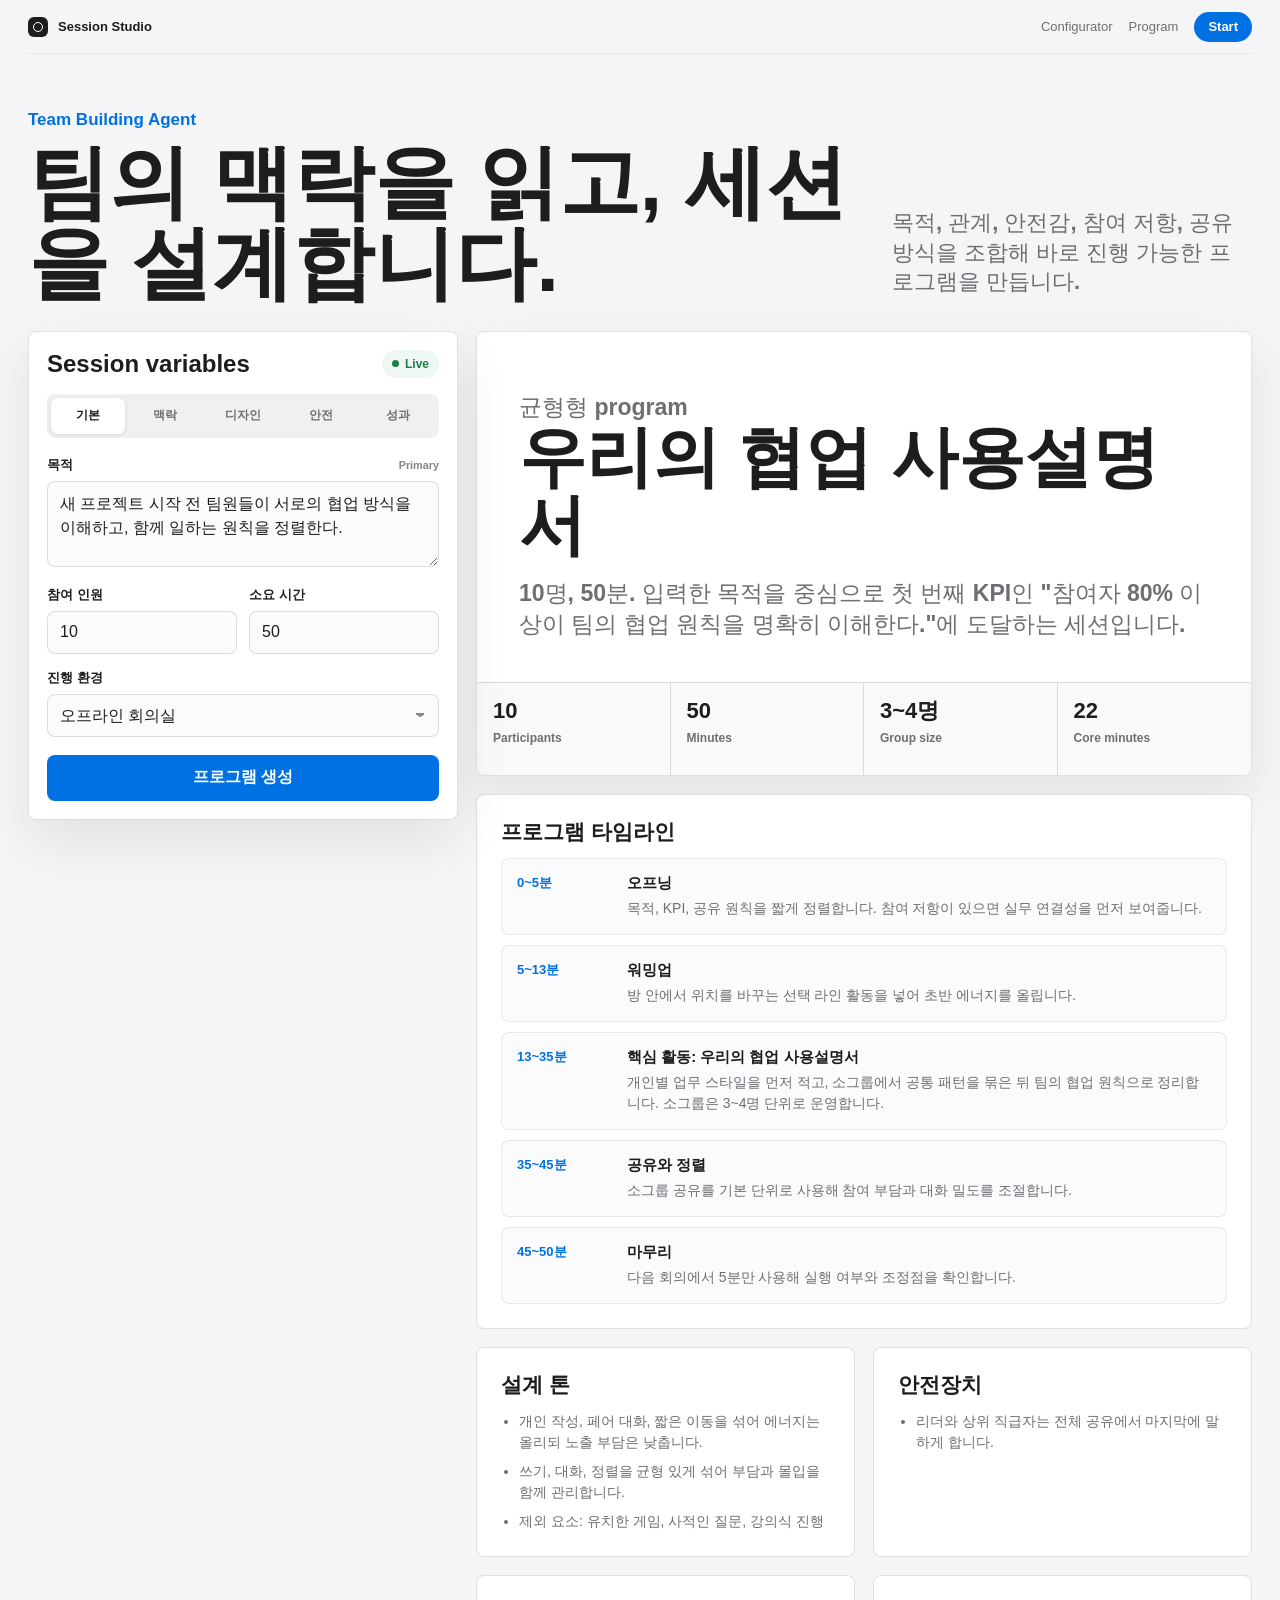
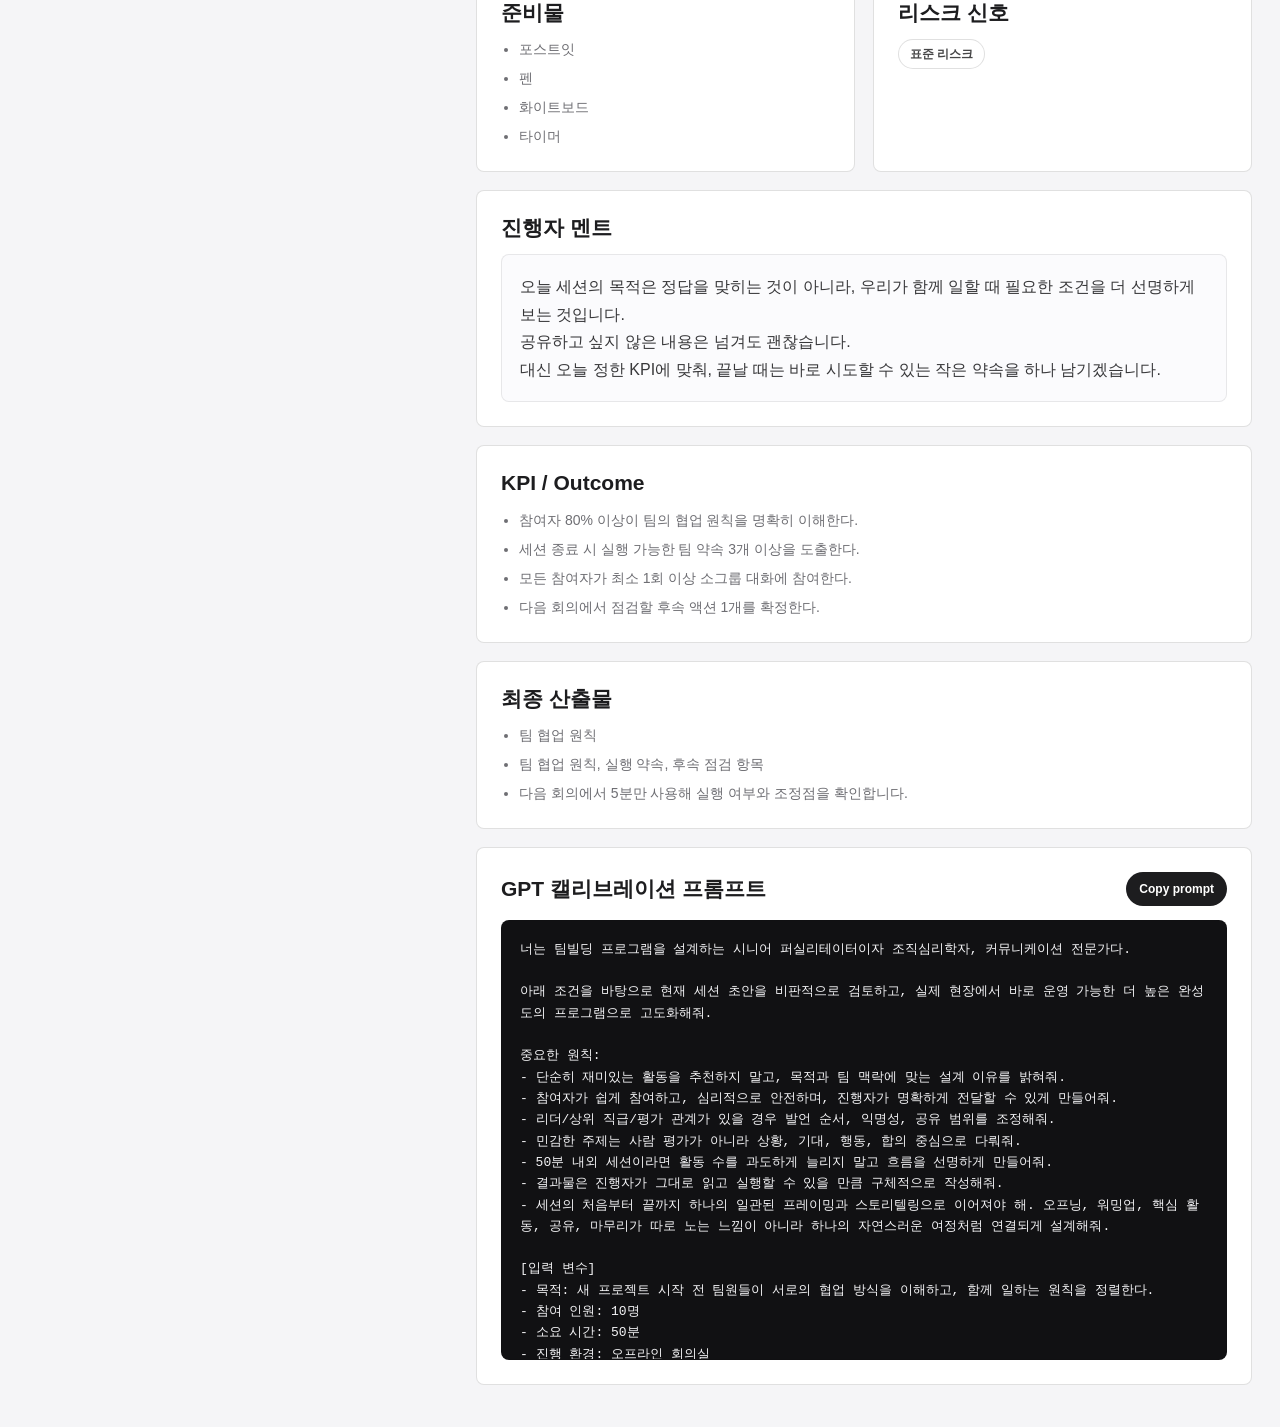
<file: team_building_agent_prototype.html>
<!doctype html>
<html lang="ko">
<head>
  <meta charset="utf-8">
  <meta name="viewport" content="width=device-width, initial-scale=1">
  <title>Session Studio</title>
  <style>
    :root {
      --bg: #f5f5f7;
      --surface: #ffffff;
      --surface-2: #fbfbfd;
      --ink: #1d1d1f;
      --muted: #6e6e73;
      --quiet: #86868b;
      --line: rgba(0, 0, 0, 0.12);
      --line-strong: rgba(0, 0, 0, 0.18);
      --blue: #0071e3;
      --blue-dark: #005bb8;
      --green: #1d7f48;
      --orange: #b35b00;
      --shadow: 0 22px 55px rgba(0, 0, 0, 0.08);
      --radius: 8px;
    }

    * {
      box-sizing: border-box;
    }

    html {
      scroll-behavior: smooth;
    }

    body {
      margin: 0;
      color: var(--ink);
      background: var(--bg);
      font-family: -apple-system, BlinkMacSystemFont, "SF Pro Display", "SF Pro Text", "Segoe UI", sans-serif;
      letter-spacing: 0;
    }

    button,
    input,
    select,
    textarea {
      font: inherit;
      letter-spacing: 0;
    }

    button {
      border: 0;
      cursor: pointer;
    }

    .page {
      width: min(1480px, 100%);
      margin: 0 auto;
      padding: 0 28px 42px;
    }

    .topbar {
      position: sticky;
      top: 0;
      z-index: 20;
      height: 54px;
      display: flex;
      align-items: center;
      justify-content: space-between;
      background: rgba(245, 245, 247, 0.78);
      border-bottom: 1px solid rgba(0, 0, 0, 0.06);
      backdrop-filter: blur(18px);
      -webkit-backdrop-filter: blur(18px);
    }

    .brand {
      display: flex;
      align-items: center;
      gap: 10px;
      font-size: 13px;
      font-weight: 700;
    }

    .brand-mark {
      width: 20px;
      height: 20px;
      border-radius: 6px;
      background: #1d1d1f;
      position: relative;
    }

    .brand-mark::after {
      content: "";
      position: absolute;
      inset: 5px;
      border: 1.5px solid #ffffff;
      border-radius: 50%;
    }

    .top-actions {
      display: flex;
      align-items: center;
      gap: 16px;
      color: var(--muted);
      font-size: 13px;
    }

    .top-actions a {
      color: var(--muted);
      text-decoration: none;
    }

    .top-actions .mini-cta {
      min-height: 30px;
      padding: 0 14px;
      border-radius: 999px;
      color: #ffffff;
      background: var(--blue);
      font-weight: 700;
      text-decoration: none;
      display: inline-flex;
      align-items: center;
    }

    .hero {
      display: grid;
      grid-template-columns: minmax(0, 1fr) 360px;
      gap: 28px;
      align-items: end;
      padding: 56px 0 26px;
    }

    .hero-kicker {
      margin: 0 0 12px;
      color: var(--blue);
      font-size: 17px;
      font-weight: 750;
    }

    .hero h1 {
      margin: 0;
      max-width: 900px;
      font-size: clamp(44px, 6.3vw, 88px);
      line-height: 1.01;
      font-weight: 780;
      letter-spacing: 0;
    }

    .hero-copy {
      margin: 0 0 8px;
      color: var(--muted);
      font-size: 22px;
      line-height: 1.34;
      font-weight: 560;
    }

    .product {
      display: grid;
      grid-template-columns: minmax(360px, 430px) minmax(0, 1fr);
      gap: 18px;
      align-items: start;
    }

    .config,
    .preview,
    .section {
      border: 1px solid var(--line);
      border-radius: var(--radius);
      background: var(--surface);
      box-shadow: var(--shadow);
    }

    .config {
      position: sticky;
      top: 72px;
      max-height: calc(100vh - 92px);
      overflow: auto;
      padding: 18px;
    }

    .config-title {
      display: flex;
      align-items: flex-start;
      justify-content: space-between;
      gap: 14px;
      margin-bottom: 16px;
    }

    .config-title h2,
    .preview h2,
    .section h3 {
      margin: 0;
      letter-spacing: 0;
    }

    .config-title h2 {
      font-size: 24px;
      line-height: 1.15;
      font-weight: 760;
    }

    .status-pill {
      flex: 0 0 auto;
      display: inline-flex;
      align-items: center;
      gap: 6px;
      min-height: 28px;
      padding: 0 10px;
      border-radius: 999px;
      background: #eef7f2;
      color: var(--green);
      font-size: 12px;
      font-weight: 750;
    }

    .status-dot {
      width: 7px;
      height: 7px;
      border-radius: 50%;
      background: currentColor;
    }

    .tabs {
      display: grid;
      grid-template-columns: repeat(5, 1fr);
      gap: 4px;
      padding: 4px;
      margin-bottom: 18px;
      border-radius: var(--radius);
      background: #f0f0f2;
    }

    .tab {
      min-height: 36px;
      border-radius: 7px;
      color: var(--muted);
      background: transparent;
      font-size: 12px;
      font-weight: 750;
    }

    .tab[aria-selected="true"] {
      color: var(--ink);
      background: #ffffff;
      box-shadow: 0 1px 4px rgba(0, 0, 0, 0.10);
    }

    .panel {
      display: none;
    }

    .panel.active {
      display: block;
    }

    .field {
      margin-bottom: 15px;
    }

    label {
      display: flex;
      align-items: baseline;
      justify-content: space-between;
      gap: 14px;
      margin-bottom: 7px;
      color: var(--ink);
      font-size: 13px;
      font-weight: 750;
    }

    label small {
      color: var(--quiet);
      font-weight: 650;
    }

    input,
    select,
    textarea {
      width: 100%;
      min-height: 43px;
      border: 1px solid var(--line);
      border-radius: var(--radius);
      outline: none;
      color: var(--ink);
      background: var(--surface-2);
      padding: 10px 12px;
      transition: background 0.16s ease, border-color 0.16s ease, box-shadow 0.16s ease;
    }

    select {
      appearance: none;
      background-image:
        linear-gradient(45deg, transparent 50%, var(--quiet) 50%),
        linear-gradient(135deg, var(--quiet) 50%, transparent 50%);
      background-position:
        calc(100% - 18px) 18px,
        calc(100% - 13px) 18px;
      background-repeat: no-repeat;
      background-size: 5px 5px;
      padding-right: 34px;
    }

    textarea {
      min-height: 86px;
      resize: vertical;
      line-height: 1.5;
    }

    input:focus,
    select:focus,
    textarea:focus {
      border-color: rgba(0, 113, 227, 0.82);
      background: #ffffff;
      box-shadow: 0 0 0 4px rgba(0, 113, 227, 0.13);
    }

    .row {
      display: grid;
      grid-template-columns: 1fr 1fr;
      gap: 12px;
    }

    .custom-row,
    .kpi-row {
      display: grid;
      grid-template-columns: minmax(0, 1fr) minmax(0, 1.15fr) 42px;
      gap: 8px;
      margin-bottom: 8px;
      align-items: center;
    }

    .kpi-row {
      grid-template-columns: minmax(0, 1fr) 42px;
    }

    .icon-button {
      width: 42px;
      height: 42px;
      border-radius: var(--radius);
      color: var(--muted);
      background: #eeeeef;
      font-size: 18px;
      line-height: 1;
    }

    .button-row {
      display: grid;
      grid-template-columns: 1fr;
      gap: 10px;
      margin-top: 18px;
    }

    .primary-button,
    .secondary-button {
      width: 100%;
      min-height: 46px;
      border-radius: var(--radius);
      font-weight: 760;
      transition: transform 0.16s ease, background 0.16s ease, border-color 0.16s ease;
    }

    .primary-button {
      color: #ffffff;
      background: var(--blue);
    }

    .primary-button:hover {
      background: var(--blue-dark);
      transform: translateY(-1px);
    }

    .secondary-button {
      color: var(--blue);
      background: #ffffff;
      border: 1px solid rgba(0, 113, 227, 0.26);
    }

    .secondary-button:hover,
    .icon-button:hover {
      background: rgba(0, 113, 227, 0.08);
      transform: translateY(-1px);
    }

    .output {
      min-width: 0;
    }

    .preview {
      overflow: hidden;
      margin-bottom: 18px;
    }

    .preview-main {
      padding: 42px;
      min-height: 340px;
      display: grid;
      align-content: center;
      background: #ffffff;
    }

    .preview-label {
      margin: 0 0 12px;
      color: var(--blue);
      font-size: 15px;
      font-weight: 760;
    }

    .preview h2 {
      max-width: 880px;
      font-size: clamp(40px, 5.2vw, 76px);
      line-height: 1.03;
      font-weight: 790;
    }

    .preview p {
      margin: 18px 0 0;
      max-width: 780px;
      color: var(--muted);
      font-size: clamp(19px, 1.8vw, 26px);
      line-height: 1.34;
      font-weight: 560;
    }

    .preview-footer {
      display: grid;
      grid-template-columns: repeat(4, minmax(0, 1fr));
      border-top: 1px solid var(--line);
      background: #f9f9fb;
    }

    .metric {
      min-height: 92px;
      padding: 16px;
      border-right: 1px solid var(--line);
    }

    .metric:last-child {
      border-right: 0;
    }

    .metric strong {
      display: block;
      margin-bottom: 5px;
      color: var(--ink);
      font-size: 22px;
      line-height: 1.1;
    }

    .metric span {
      color: var(--muted);
      font-size: 12px;
      font-weight: 700;
    }

    .section-grid {
      display: grid;
      grid-template-columns: repeat(2, minmax(0, 1fr));
      gap: 18px;
    }

    .section {
      box-shadow: none;
      padding: 24px;
    }

    .section.wide {
      grid-column: 1 / -1;
    }

    .section h3 {
      margin-bottom: 14px;
      font-size: 21px;
      line-height: 1.2;
      font-weight: 760;
    }

    .timeline {
      display: grid;
      gap: 10px;
    }

    .slot {
      display: grid;
      grid-template-columns: 96px minmax(0, 1fr);
      gap: 14px;
      padding: 15px;
      border: 1px solid rgba(0, 0, 0, 0.08);
      border-radius: var(--radius);
      background: var(--surface-2);
    }

    .time {
      color: var(--blue);
      font-size: 13px;
      font-weight: 820;
      white-space: nowrap;
    }

    .slot strong {
      display: block;
      margin-bottom: 5px;
      font-size: 15px;
    }

    .slot span,
    li {
      color: var(--muted);
      font-size: 14px;
      line-height: 1.5;
    }

    ul {
      margin: 0;
      padding-left: 18px;
    }

    li + li {
      margin-top: 8px;
    }

    .script {
      padding: 18px;
      border: 1px solid rgba(0, 0, 0, 0.08);
      border-radius: var(--radius);
      background: var(--surface-2);
      color: rgba(29, 29, 31, 0.88);
      line-height: 1.72;
      white-space: pre-line;
    }

    .prompt-card {
      display: grid;
      gap: 14px;
    }

    .prompt-head {
      display: flex;
      align-items: center;
      justify-content: space-between;
      gap: 14px;
    }

    .prompt-head h3 {
      margin-bottom: 0;
    }

    .copy-button {
      flex: 0 0 auto;
      min-height: 34px;
      padding: 0 13px;
      border-radius: 999px;
      color: #ffffff;
      background: var(--ink);
      font-size: 12px;
      font-weight: 760;
    }

    .copy-button:hover {
      background: #3a3a3c;
    }

    .prompt-box {
      max-height: 440px;
      overflow: auto;
      margin: 0;
      padding: 18px;
      border: 1px solid rgba(0, 0, 0, 0.08);
      border-radius: var(--radius);
      background: #111113;
      color: #f5f5f7;
      font-family: ui-monospace, SFMono-Regular, Menlo, Consolas, monospace;
      font-size: 13px;
      line-height: 1.64;
      white-space: pre-wrap;
    }

    .badge-line {
      display: flex;
      flex-wrap: wrap;
      gap: 8px;
    }

    .tag {
      display: inline-flex;
      align-items: center;
      min-height: 30px;
      padding: 0 11px;
      border: 1px solid var(--line);
      border-radius: 999px;
      background: #ffffff;
      color: rgba(29, 29, 31, 0.82);
      font-size: 12px;
      font-weight: 760;
    }

    .risk {
      color: var(--orange);
    }

    @media (max-width: 1080px) {
      .hero,
      .product {
        grid-template-columns: 1fr;
      }

      .hero {
        padding-top: 38px;
      }

      .config {
        position: relative;
        top: auto;
        max-height: none;
      }
    }

    @media (max-width: 740px) {
      .page {
        padding: 0 16px 28px;
      }

      .top-actions a:not(.mini-cta) {
        display: none;
      }

      .hero {
        gap: 14px;
        padding: 30px 0 18px;
      }

      .hero h1 {
        font-size: 44px;
      }

      .hero-copy {
        font-size: 19px;
      }

      .tabs {
        grid-template-columns: repeat(3, 1fr);
      }

      .row,
      .custom-row,
      .section-grid,
      .slot,
      .preview-footer {
        grid-template-columns: 1fr;
      }

      .preview-main {
        padding: 28px 22px;
        min-height: 280px;
      }

      .metric {
        border-right: 0;
        border-bottom: 1px solid var(--line);
      }

      .metric:last-child {
        border-bottom: 0;
      }

      .prompt-head {
        align-items: flex-start;
        flex-direction: column;
      }
    }
  </style>
</head>
<body>
  <main class="page">
    <nav class="topbar" aria-label="상단 탐색">
      <div class="brand">
        <span class="brand-mark" aria-hidden="true"></span>
        <span>Session Studio</span>
      </div>
      <div class="top-actions">
        <a href="#product">Configurator</a>
        <a href="#outputView">Program</a>
        <a class="mini-cta" href="#product">Start</a>
      </div>
    </nav>

    <header class="hero">
      <div>
        <p class="hero-kicker">Team Building Agent</p>
        <h1>팀의 맥락을 읽고, 세션을 설계합니다.</h1>
      </div>
      <p class="hero-copy">목적, 관계, 안전감, 참여 저항, 공유 방식을 조합해 바로 진행 가능한 프로그램을 만듭니다.</p>
    </header>

    <section class="product" id="product" aria-label="세션 생성기">
      <aside class="config">
        <div class="config-title">
          <h2>Session variables</h2>
          <span class="status-pill"><span class="status-dot"></span>Live</span>
        </div>

        <div class="tabs" role="tablist" aria-label="변수 카테고리">
          <button class="tab" type="button" role="tab" aria-selected="true" data-tab="basic">기본</button>
          <button class="tab" type="button" role="tab" aria-selected="false" data-tab="context">맥락</button>
          <button class="tab" type="button" role="tab" aria-selected="false" data-tab="design">디자인</button>
          <button class="tab" type="button" role="tab" aria-selected="false" data-tab="safety">안전</button>
          <button class="tab" type="button" role="tab" aria-selected="false" data-tab="outcome">성과</button>
        </div>

        <form id="sessionForm">
          <section class="panel active" data-panel="basic">
            <div class="field">
              <label for="goal">목적 <small>Primary</small></label>
              <textarea id="goal">새 프로젝트 시작 전 팀원들이 서로의 협업 방식을 이해하고, 함께 일하는 원칙을 정렬한다.</textarea>
            </div>

            <div class="row">
              <div class="field">
                <label for="people">참여 인원</label>
                <input id="people" type="number" min="3" max="60" value="10">
              </div>
              <div class="field">
                <label for="duration">소요 시간</label>
                <input id="duration" type="number" min="20" max="180" value="50">
              </div>
            </div>

            <div class="field">
              <label for="place">진행 환경</label>
              <select id="place">
                <option>오프라인 회의실</option>
                <option>온라인</option>
                <option>하이브리드</option>
                <option>넓은 워크숍 공간</option>
              </select>
            </div>
          </section>

          <section class="panel" data-panel="context">
            <div class="field">
              <label for="relationship">참여자 관계</label>
              <select id="relationship">
                <option>어느 정도 아는 사이</option>
                <option>처음 만남</option>
                <option>오래 함께 일한 팀</option>
                <option>부서가 섞여 있음</option>
                <option>직급이 섞여 있음</option>
                <option>갈등이나 거리감이 있음</option>
              </select>
            </div>

            <div class="field">
              <label for="teamStage">팀 발달 단계</label>
              <select id="teamStage">
                <option>역할과 관계를 맞추는 중</option>
                <option>새로 형성됨</option>
                <option>갈등이나 긴장이 있음</option>
                <option>운영은 안정적이나 개선이 필요함</option>
                <option>성과는 좋지만 리프레시가 필요함</option>
              </select>
            </div>

            <div class="row">
              <div class="field">
                <label for="safetyLevel">심리적 안전감</label>
                <select id="safetyLevel">
                  <option>보통</option>
                  <option>낮음</option>
                  <option>높음</option>
                  <option>잘 모르겠음</option>
                </select>
              </div>
              <div class="field">
                <label for="resistance">참여 저항</label>
                <select id="resistance">
                  <option>약간 있음</option>
                  <option>낮음</option>
                  <option>높음</option>
                  <option>잘 모르겠음</option>
                </select>
              </div>
            </div>

            <div class="field">
              <label for="powerStructure">권력 구조</label>
              <select id="powerStructure">
                <option>리더 1명 포함</option>
                <option>동료 중심</option>
                <option>임원/상위 직급 포함</option>
                <option>평가 관계가 있음</option>
                <option>고객/외부인이 섞여 있음</option>
              </select>
            </div>

            <div class="field">
              <label for="state">팀 상태</label>
              <select id="state">
                <option>조심스럽고 말이 많지 않음</option>
                <option>어색함</option>
                <option>에너지가 낮음</option>
                <option>말이 많은 편</option>
                <option>피로도가 높음</option>
                <option>의견 충돌이 있음</option>
              </select>
            </div>
          </section>

          <section class="panel" data-panel="design">
            <div class="field">
              <label for="mood">원하는 분위기</label>
              <select id="mood">
                <option>활발하지만 부담스럽지 않게</option>
                <option>가볍고 웃긴 분위기</option>
                <option>차분하지만 몰입감 있게</option>
                <option>솔직한 대화가 가능하게</option>
                <option>게임처럼 경쟁적으로</option>
                <option>따뜻하고 안전하게</option>
              </select>
            </div>

            <div class="row">
              <div class="field">
                <label for="intensity">활동 강도</label>
                <select id="intensity">
                  <option>중간</option>
                  <option>낮음</option>
                  <option>높음</option>
                </select>
              </div>
              <div class="field">
                <label for="movement">움직임</label>
                <select id="movement">
                  <option>가능</option>
                  <option>제한적</option>
                  <option>불가능</option>
                </select>
              </div>
            </div>

            <div class="field">
              <label for="sharingMode">공유 방식</label>
              <select id="sharingMode">
                <option>소그룹 공유</option>
                <option>페어 공유</option>
                <option>전체 공유</option>
                <option>익명 공유</option>
                <option>개인 작성만</option>
              </select>
            </div>

            <div class="field">
              <label for="output">산출물 형식</label>
              <input id="output" value="팀 협업 원칙, 실행 약속, 후속 점검 항목">
            </div>
          </section>

          <section class="panel" data-panel="safety">
            <div class="field">
              <label for="topicSensitivity">주제 민감도</label>
              <select id="topicSensitivity">
                <option>보통</option>
                <option>낮음</option>
                <option>높음</option>
              </select>
            </div>

            <div class="field">
              <label for="facilitatorSkill">진행자 숙련도</label>
              <select id="facilitatorSkill">
                <option>몇 번 해봄</option>
                <option>처음 진행</option>
                <option>숙련됨</option>
                <option>전문 퍼실리테이터</option>
              </select>
            </div>

            <div class="field">
              <label for="avoid">피하고 싶은 것</label>
              <textarea id="avoid">유치한 게임, 사적인 질문, 강의식 진행</textarea>
            </div>
          </section>

          <section class="panel" data-panel="outcome">
            <div class="field">
              <label>세션 KPI (Outcome) <small>기본 4개</small></label>
              <div id="kpiList">
                <div class="kpi-row">
                  <input class="kpi-input" value="참여자 80% 이상이 팀의 협업 원칙을 명확히 이해한다." aria-label="KPI 1">
                  <button class="icon-button" type="button" title="삭제" aria-label="KPI 삭제">x</button>
                </div>
                <div class="kpi-row">
                  <input class="kpi-input" value="세션 종료 시 실행 가능한 팀 약속 3개 이상을 도출한다." aria-label="KPI 2">
                  <button class="icon-button" type="button" title="삭제" aria-label="KPI 삭제">x</button>
                </div>
                <div class="kpi-row">
                  <input class="kpi-input" value="모든 참여자가 최소 1회 이상 소그룹 대화에 참여한다." aria-label="KPI 3">
                  <button class="icon-button" type="button" title="삭제" aria-label="KPI 삭제">x</button>
                </div>
                <div class="kpi-row">
                  <input class="kpi-input" value="다음 회의에서 점검할 후속 액션 1개를 확정한다." aria-label="KPI 4">
                  <button class="icon-button" type="button" title="삭제" aria-label="KPI 삭제">x</button>
                </div>
              </div>
              <button class="secondary-button" type="button" id="addKpi">KPI 추가</button>
            </div>

            <div class="field">
              <label for="followUp">후속 실행</label>
              <select id="followUp">
                <option>다음 회의에서 점검</option>
                <option>세션 안에서만 마무리</option>
                <option>팀 문서로 남김</option>
                <option>담당자와 기한까지 정함</option>
              </select>
            </div>

            <div class="field">
              <label>추가 변수 <small>Optional</small></label>
              <div id="customVariables"></div>
              <button class="secondary-button" type="button" id="addVariable">변수 추가</button>
            </div>
          </section>

          <div class="button-row">
            <button class="primary-button" type="submit">프로그램 생성</button>
          </div>
        </form>
      </aside>

      <section class="output" id="outputView" aria-live="polite"></section>
    </section>
  </main>

  <script>
    const activityMap = {
      "서로 알아가기": {
        name: "겹치는 점, 다른 점",
        core: "가벼운 업무 선호 질문으로 짝 대화를 시작하고, 공통점과 차이점을 소그룹에서 패턴으로 묶습니다.",
        artifact: "팀 공통 관심사와 대화 출발점"
      },
      "심리적 안전감 형성": {
        name: "나의 협업 사용설명서",
        core: "각자가 편하게 일하는 방식, 어려운 상황, 도움받고 싶은 방식을 작성한 뒤 선택적으로 공유합니다.",
        artifact: "개인별 협업 사용설명서"
      },
      "협업 방식 정렬": {
        name: "우리의 협업 사용설명서",
        core: "개인별 업무 스타일을 먼저 적고, 소그룹에서 공통 패턴을 묶은 뒤 팀의 협업 원칙으로 정리합니다.",
        artifact: "팀 협업 원칙"
      },
      "커뮤니케이션 개선": {
        name: "오해 줄이기 실험실",
        core: "자주 생기는 커뮤니케이션 오해 상황을 적고, 더 나은 요청 문장과 확인 문장으로 바꿉니다.",
        artifact: "커뮤니케이션 약속"
      },
      "갈등 완화": {
        name: "기대와 행동 맞추기",
        core: "사람이 아니라 상황과 행동에 초점을 맞춰 서로 기대하는 행동을 적고 합의 가능한 약속을 고릅니다.",
        artifact: "합의 행동 목록"
      },
      "아이디어 발산": {
        name: "제약 뒤집기 아이데이션",
        core: "제약 조건을 일부러 부여한 뒤 짧은 라운드로 아이디어를 만들고 가능성과 임팩트 기준으로 추립니다.",
        artifact: "우선순위 아이디어 목록"
      },
      "프로젝트 킥오프": {
        name: "성공 장면과 리스크 맵",
        core: "프로젝트가 성공한 미래 장면을 먼저 그린 뒤 방해 요인과 필요한 협업 행동을 역산합니다.",
        artifact: "KPI와 리스크 대응"
      },
      "회고와 리셋": {
        name: "유지, 중단, 시작",
        core: "최근 팀 경험을 돌아보며 유지할 것, 중단할 것, 새로 시작할 것을 분리하고 다음 행동을 정합니다.",
        artifact: "팀 리셋 액션"
      }
    };

    const toneMap = {
      "가볍고 웃긴 분위기": "낮은 부담의 선택형 질문으로 시작하고, 공유는 짧은 라운드로 빠르게 돌립니다.",
      "활발하지만 부담스럽지 않게": "개인 작성, 페어 대화, 짧은 이동을 섞어 에너지는 올리되 노출 부담은 낮춥니다.",
      "차분하지만 몰입감 있게": "말하기 전 생각할 시간을 주고, 전체 공유보다 소그룹 공유를 중심에 둡니다.",
      "솔직한 대화가 가능하게": "익명 작성과 선택적 공유를 넣어 안전감을 먼저 확보합니다.",
      "게임처럼 경쟁적으로": "제한시간과 미션감을 주되 결과물 품질 기준을 함께 둡니다.",
      "따뜻하고 안전하게": "인정, 감사, 도움 요청을 중심 질문으로 두고 비교나 평가를 줄입니다."
    };

    const ids = [
      "goal", "people", "duration", "place", "relationship", "teamStage", "safetyLevel",
      "resistance", "powerStructure", "state", "mood", "intensity", "movement",
      "sharingMode", "output", "topicSensitivity", "facilitatorSkill", "avoid",
      "followUp"
    ];

    function escapeHtml(text) {
      return String(text)
        .replaceAll("&", "&amp;")
        .replaceAll("<", "&lt;")
        .replaceAll(">", "&gt;")
        .replaceAll('"', "&quot;")
        .replaceAll("'", "&#039;");
    }

    function value(id) {
      return document.getElementById(id).value.trim();
    }

    function splitTime(total) {
      const opening = Math.max(3, Math.round(total * 0.10));
      const warmup = Math.max(5, Math.round(total * 0.16));
      const core = Math.max(10, Math.round(total * 0.44));
      const share = Math.max(5, Math.round(total * 0.20));
      const close = Math.max(3, total - opening - warmup - core - share);
      return [opening, warmup, core, share, close];
    }

    function timeSlots(parts) {
      let cursor = 0;
      return parts.map((minutes) => {
        const start = cursor;
        cursor += minutes;
        return `${start}~${cursor}분`;
      });
    }

    function toolsFor(place) {
      if (place === "온라인") return ["공유 문서", "타이머", "화상회의 소그룹 방", "온라인 보드"];
      if (place === "하이브리드") return ["공유 문서", "화이트보드", "포스트잇", "온라인 보드"];
      return ["포스트잇", "펜", "화이트보드", "타이머"];
    }

    function movementPlan(movement) {
      if (movement === "가능") return "방 안에서 위치를 바꾸는 선택 라인 활동을 넣어 초반 에너지를 올립니다.";
      if (movement === "제한적") return "자리 이동 대신 손들기, 카드 선택, 페어 전환으로 리듬을 만듭니다.";
      return "모든 활동을 착석형으로 바꾸고, 쓰기와 짧은 페어 대화로 다이나믹함을 만듭니다.";
    }

    function intensityPlan(intensity) {
      if (intensity === "낮음") return "질문 난이도를 낮추고 공개 공유를 최소화합니다.";
      if (intensity === "높음") return "제한시간, 선택 압축, 그룹 간 비교를 넣어 몰입도를 높입니다.";
      return "쓰기, 대화, 정렬을 균형 있게 섞어 부담과 몰입을 함께 관리합니다.";
    }

    function sharingPlan(sharingMode, safetyLevel, powerStructure) {
      if (safetyLevel === "낮음" || powerStructure.includes("평가") || powerStructure.includes("임원")) {
        return "익명 작성 또는 페어 공유를 우선하고, 전체 공유는 패턴만 다룹니다.";
      }
      if (sharingMode === "전체 공유") return "개인 발언은 짧게 제한하고, 진행자가 키워드를 묶어 과도한 노출을 줄입니다.";
      if (sharingMode === "개인 작성만") return "개인 기록을 중심으로 진행하고, 최종 산출물은 선택된 키워드만 모읍니다.";
      return `${sharingMode}를 기본 단위로 사용해 참여 부담과 대화 밀도를 조절합니다.`;
    }

    function safetyNotes(data) {
      const notes = [];
      if (data.safetyLevel === "낮음" || data.safetyLevel === "잘 모르겠음") {
        notes.push("처음부터 깊은 자기노출을 요구하지 않고, 선택형 질문과 익명 작성으로 시작합니다.");
      }
      if (data.powerStructure.includes("리더") || data.powerStructure.includes("임원") || data.powerStructure.includes("평가")) {
        notes.push("리더와 상위 직급자는 전체 공유에서 마지막에 말하게 합니다.");
      }
      if (data.relationship.includes("처음") || data.teamStage.includes("새로")) {
        notes.push("사적인 질문보다 업무 선호, 협업 방식, 가벼운 선택 질문을 사용합니다.");
      }
      if (data.relationship.includes("갈등") || data.state.includes("충돌") || data.teamStage.includes("갈등")) {
        notes.push("과거 원인 추궁보다 앞으로 필요한 행동과 기대에 집중합니다.");
      }
      if (data.topicSensitivity === "높음") {
        notes.push("민감한 내용은 사람 이름 없이 상황, 영향, 필요한 행동 순서로 다룹니다.");
      }
      if (data.resistance === "높음") {
        notes.push("오프닝에서 실무 연결성과 세션 후 산출물을 먼저 보여줍니다.");
      }
      if (data.facilitatorSkill === "처음 진행") {
        notes.push("복잡한 디브리핑보다 질문 수를 줄이고, 라운드별 안내문을 명확히 둡니다.");
      }
      if (!notes.length) notes.push("공유는 선택권을 주고, 진행자는 평가 없이 키워드만 정리합니다.");
      return notes;
    }

    function riskFlags(data) {
      const risks = [];
      if (data.safetyLevel === "낮음") risks.push("안전감 낮음");
      if (data.resistance === "높음") risks.push("참여 저항 높음");
      if (data.topicSensitivity === "높음") risks.push("민감 주제");
      if (data.powerStructure.includes("평가") || data.powerStructure.includes("임원")) risks.push("권력 거리");
      if (!risks.length) risks.push("표준 리스크");
      return risks;
    }

    function inferActivity(goal) {
      const normalized = goal.replace(/\s/g, "");
      const rules = [
        ["서로 알아가기", ["알아가기", "친해", "관계", "라포", "아이스브레이킹"]],
        ["심리적 안전감 형성", ["심리적안전", "안전감", "신뢰", "솔직"]],
        ["협업 방식 정렬", ["협업", "일하는방식", "원칙", "정렬", "워크스타일"]],
        ["커뮤니케이션 개선", ["커뮤니케이션", "소통", "피드백", "오해"]],
        ["갈등 완화", ["갈등", "긴장", "불화", "거리감"]],
        ["아이디어 발산", ["아이디어", "브레인스토밍", "기획", "발산"]],
        ["프로젝트 킥오프", ["프로젝트", "킥오프", "시작", "런칭"]],
        ["회고와 리셋", ["회고", "리셋", "돌아보", "개선"]]
      ];
      const match = rules.find(([, keywords]) => keywords.some((keyword) => normalized.includes(keyword)));
      if (match) return activityMap[match[0]];

      return {
        name: "맞춤형 팀빌딩 세션",
        core: "입력한 목적을 기준으로 개인 작성, 소그룹 대화, 전체 정렬을 거쳐 실행 가능한 팀 약속으로 연결합니다.",
        artifact: "목적과 KPI에 맞춘 맞춤형 세션 산출물"
      };
    }

    function readKpis() {
      return [...document.querySelectorAll(".kpi-input")]
        .map((input) => input.value.trim())
        .filter(Boolean);
    }

    function primaryKpi(kpis) {
      return kpis[0] || "세션 목적에 맞는 관찰 가능한 결과를 만든다.";
    }

    function followUpPlan(followUp, kpi) {
      if (followUp === "담당자와 기한까지 정함") return `${kpi}를 기준으로 담당자, 첫 행동, 점검 일자를 확정합니다.`;
      if (followUp === "팀 문서로 남김") return "완성된 약속과 키워드를 팀 문서에 남기고 다음 회의 안건으로 연결합니다.";
      if (followUp === "다음 회의에서 점검") return "다음 회의에서 5분만 사용해 실행 여부와 조정점을 확인합니다.";
      return "세션 마지막에 개인별 한 줄 다짐을 남기고 현장에서 마무리합니다.";
    }

    function readCustomVariables() {
      return [...document.querySelectorAll(".custom-row")].map((row) => {
        const key = row.querySelector(".custom-key").value.trim();
        const val = row.querySelector(".custom-value").value.trim();
        return key && val ? `${key}: ${val}` : "";
      }).filter(Boolean);
    }

    function collectData() {
      return Object.fromEntries(ids.map((id) => [id, value(id)]));
    }

    function buildCalibrationPrompt(data, context) {
      const customText = context.custom.length
        ? context.custom.map((item) => `- ${item}`).join("\n")
        : "- 없음";
      const kpiText = context.kpis.length
        ? context.kpis.map((item, index) => `${index + 1}. ${item}`).join("\n")
        : "1. 세션 목적에 맞는 관찰 가능한 결과를 만든다.";

      return `너는 팀빌딩 프로그램을 설계하는 시니어 퍼실리테이터이자 조직심리학자, 커뮤니케이션 전문가다.

아래 조건을 바탕으로 현재 세션 초안을 비판적으로 검토하고, 실제 현장에서 바로 운영 가능한 더 높은 완성도의 프로그램으로 고도화해줘.

중요한 원칙:
- 단순히 재미있는 활동을 추천하지 말고, 목적과 팀 맥락에 맞는 설계 이유를 밝혀줘.
- 참여자가 쉽게 참여하고, 심리적으로 안전하며, 진행자가 명확하게 전달할 수 있게 만들어줘.
- 리더/상위 직급/평가 관계가 있을 경우 발언 순서, 익명성, 공유 범위를 조정해줘.
- 민감한 주제는 사람 평가가 아니라 상황, 기대, 행동, 합의 중심으로 다뤄줘.
- 50분 내외 세션이라면 활동 수를 과도하게 늘리지 말고 흐름을 선명하게 만들어줘.
- 결과물은 진행자가 그대로 읽고 실행할 수 있을 만큼 구체적으로 작성해줘.
- 세션의 처음부터 끝까지 하나의 일관된 프레이밍과 스토리텔링으로 이어져야 해. 오프닝, 워밍업, 핵심 활동, 공유, 마무리가 따로 노는 느낌이 아니라 하나의 자연스러운 여정처럼 연결되게 설계해줘.

[입력 변수]
- 목적: ${data.goal}
- 참여 인원: ${data.people}명
- 소요 시간: ${data.duration}분
- 진행 환경: ${data.place}
- 참여자 관계: ${data.relationship}
- 팀 발달 단계: ${data.teamStage}
- 심리적 안전감: ${data.safetyLevel}
- 권력 구조: ${data.powerStructure}
- 참여 저항: ${data.resistance}
- 팀 상태: ${data.state}
- 원하는 분위기: ${data.mood}
- 활동 강도: ${data.intensity}
- 움직임 가능 여부: ${data.movement}
- 공유 방식: ${data.sharingMode}
- 산출물 형식: ${data.output}
- 주제 민감도: ${data.topicSensitivity}
- 진행자 숙련도: ${data.facilitatorSkill}
- 피하고 싶은 것: ${data.avoid || "없음"}
- 후속 실행: ${data.followUp}

[KPI / Outcome]
${kpiText}

[추가 변수]
${customText}

[현재 세션 초안]
- 세션 이름: ${context.activity.name}
- 핵심 활동: ${context.activity.core}
- 권장 소그룹 크기: ${context.groupSize}
- 프로그램 톤: ${context.programTone}
- 주요 리스크: ${context.risks.join(", ")}
- 기본 시간표:
  1. 오프닝 ${context.slots[0]}
  2. 워밍업 ${context.slots[1]}
  3. 핵심 활동 ${context.slots[2]}
  4. 공유와 정렬 ${context.slots[3]}
  5. 마무리 ${context.slots[4]}

요청 결과물:
1. 세션 이름과 한 줄 콘셉트
2. 이 조건에서 이 세션이 적합한 이유
3. 세션 전체를 관통하는 프레이밍과 스토리라인
4. 1분 단위까지는 아니어도 되는 현실적인 시간표
5. 각 활동의 진행 방법
6. 진행자가 실제로 읽을 수 있는 오프닝/전환/마무리 멘트
7. 참여 저항, 낮은 안전감, 권력 구조, 민감 주제에 대한 안전장치
8. 준비물과 공간 세팅
9. 실패할 수 있는 지점과 대응법
10. 세션 후 남길 산출물 템플릿
11. KPI 달성 여부를 확인하는 방법
12. 더 가볍게/더 깊게/온라인으로 바꾸는 변형안

마지막에는 "다음 캘리브레이션 질문"을 3개만 제안해줘. 질문은 더 좋은 세션을 만들기 위해 꼭 필요한 것만 물어봐줘.`;
    }

    async function copyTextToClipboard(text) {
      if (navigator.clipboard && window.isSecureContext) {
        await navigator.clipboard.writeText(text);
        return;
      }

      const textarea = document.createElement("textarea");
      textarea.value = text;
      textarea.setAttribute("readonly", "");
      textarea.style.position = "fixed";
      textarea.style.left = "-9999px";
      document.body.appendChild(textarea);
      textarea.select();
      document.execCommand("copy");
      textarea.remove();
    }

    function render() {
      const data = collectData();
      const people = Number(data.people) || 10;
      const duration = Number(data.duration) || 50;
      const activity = inferActivity(data.goal);
      const parts = splitTime(duration);
      const slots = timeSlots(parts);
      const tools = toolsFor(data.place);
      const safety = safetyNotes(data);
      const risks = riskFlags(data);
      const custom = readCustomVariables();
      const kpis = readKpis();
      const mainKpi = primaryKpi(kpis);
      const groupSize = people <= 8 ? "2~3명" : people <= 14 ? "3~4명" : "4~5명";
      const programTone = data.safetyLevel === "낮음" || data.topicSensitivity === "높음"
        ? "안전 우선"
        : data.intensity === "높음"
          ? "고몰입"
          : "균형형";
      const calibrationPrompt = buildCalibrationPrompt(data, {
        activity,
        custom,
        kpis,
        groupSize,
        programTone,
        risks,
        slots
      });

      const safeAvoid = escapeHtml(data.avoid || "없음");

      document.getElementById("outputView").innerHTML = `
        <article class="preview">
          <div class="preview-main">
            <p class="preview-label">${escapeHtml(programTone)} program</p>
            <h2>${escapeHtml(activity.name)}</h2>
            <p>${people}명, ${duration}분. 입력한 목적을 중심으로 첫 번째 KPI인 "${escapeHtml(mainKpi)}"에 도달하는 세션입니다.</p>
          </div>
          <div class="preview-footer">
            <div class="metric"><strong>${people}</strong><span>Participants</span></div>
            <div class="metric"><strong>${duration}</strong><span>Minutes</span></div>
            <div class="metric"><strong>${escapeHtml(groupSize)}</strong><span>Group size</span></div>
            <div class="metric"><strong>${escapeHtml(parts[2])}</strong><span>Core minutes</span></div>
          </div>
        </article>

        <div class="section-grid">
          <section class="section wide">
            <h3>프로그램 타임라인</h3>
            <div class="timeline">
              <div class="slot">
                <div class="time">${slots[0]}</div>
                <div><strong>오프닝</strong><span>목적, KPI, 공유 원칙을 짧게 정렬합니다. 참여 저항이 있으면 실무 연결성을 먼저 보여줍니다.</span></div>
              </div>
              <div class="slot">
                <div class="time">${slots[1]}</div>
                <div><strong>워밍업</strong><span>${escapeHtml(movementPlan(data.movement))}</span></div>
              </div>
              <div class="slot">
                <div class="time">${slots[2]}</div>
                <div><strong>핵심 활동: ${escapeHtml(activity.name)}</strong><span>${escapeHtml(activity.core)} 소그룹은 ${escapeHtml(groupSize)} 단위로 운영합니다.</span></div>
              </div>
              <div class="slot">
                <div class="time">${slots[3]}</div>
                <div><strong>공유와 정렬</strong><span>${escapeHtml(sharingPlan(data.sharingMode, data.safetyLevel, data.powerStructure))}</span></div>
              </div>
              <div class="slot">
                <div class="time">${slots[4]}</div>
                <div><strong>마무리</strong><span>${escapeHtml(followUpPlan(data.followUp, mainKpi))}</span></div>
              </div>
            </div>
          </section>

          <section class="section">
            <h3>설계 톤</h3>
            <ul>
              <li>${escapeHtml(toneMap[data.mood])}</li>
              <li>${escapeHtml(intensityPlan(data.intensity))}</li>
              <li>제외 요소: ${safeAvoid}</li>
            </ul>
          </section>

          <section class="section">
            <h3>안전장치</h3>
            <ul>${safety.map((note) => `<li>${escapeHtml(note)}</li>`).join("")}</ul>
          </section>

          <section class="section">
            <h3>준비물</h3>
            <ul>${tools.map((tool) => `<li>${escapeHtml(tool)}</li>`).join("")}</ul>
          </section>

          <section class="section">
            <h3>리스크 신호</h3>
            <div class="badge-line">${risks.map((risk) => `<span class="tag ${risk === "표준 리스크" ? "" : "risk"}">${escapeHtml(risk)}</span>`).join("")}</div>
          </section>

          <section class="section wide">
            <h3>진행자 멘트</h3>
            <div class="script">오늘 세션의 목적은 정답을 맞히는 것이 아니라, 우리가 함께 일할 때 필요한 조건을 더 선명하게 보는 것입니다.
공유하고 싶지 않은 내용은 넘겨도 괜찮습니다.
대신 오늘 정한 KPI에 맞춰, 끝날 때는 바로 시도할 수 있는 작은 약속을 하나 남기겠습니다.</div>
          </section>

          <section class="section wide">
            <h3>KPI / Outcome</h3>
            <ul>
              ${(kpis.length ? kpis : [mainKpi]).map((item) => `<li>${escapeHtml(item)}</li>`).join("")}
            </ul>
          </section>

          <section class="section wide">
            <h3>최종 산출물</h3>
            <ul>
              <li>${escapeHtml(activity.artifact)}</li>
              <li>${escapeHtml(data.output)}</li>
              <li>${escapeHtml(followUpPlan(data.followUp, mainKpi))}</li>
              ${custom.map((item) => `<li>추가 변수 반영: ${escapeHtml(item)}</li>`).join("")}
            </ul>
          </section>

          <section class="section wide prompt-card">
            <div class="prompt-head">
              <h3>GPT 캘리브레이션 프롬프트</h3>
              <button class="copy-button" type="button" data-copy-prompt>Copy prompt</button>
            </div>
            <pre class="prompt-box" id="calibrationPrompt">${escapeHtml(calibrationPrompt)}</pre>
          </section>
        </div>
      `;
    }

    document.querySelectorAll(".tab").forEach((tab) => {
      tab.addEventListener("click", () => {
        const target = tab.dataset.tab;
        document.querySelectorAll(".tab").forEach((item) => {
          item.setAttribute("aria-selected", String(item === tab));
        });
        document.querySelectorAll(".panel").forEach((panel) => {
          panel.classList.toggle("active", panel.dataset.panel === target);
        });
      });
    });

    document.getElementById("sessionForm").addEventListener("submit", (event) => {
      event.preventDefault();
      render();
      document.getElementById("outputView").scrollIntoView({ behavior: "smooth", block: "start" });
    });

    ids.forEach((id) => {
      document.getElementById(id).addEventListener("input", render);
      document.getElementById(id).addEventListener("change", render);
    });

    document.getElementById("addVariable").addEventListener("click", () => {
      const row = document.createElement("div");
      row.className = "custom-row";
      row.innerHTML = `
        <input class="custom-key" placeholder="변수명" aria-label="추가 변수명">
        <input class="custom-value" placeholder="값" aria-label="추가 변수 값">
        <button class="icon-button" type="button" title="삭제" aria-label="추가 변수 삭제">x</button>
      `;
      row.querySelector("button").addEventListener("click", () => {
        row.remove();
        render();
      });
      row.querySelectorAll("input").forEach((input) => input.addEventListener("input", render));
      document.getElementById("customVariables").appendChild(row);
    });

    function bindKpiRow(row) {
      row.querySelector(".kpi-input").addEventListener("input", render);
      row.querySelector("button").addEventListener("click", () => {
        row.remove();
        render();
      });
    }

    function addKpi(value = "") {
      const row = document.createElement("div");
      row.className = "kpi-row";
      row.innerHTML = `
        <input class="kpi-input" value="${escapeHtml(value)}" placeholder="측정하거나 관찰할 수 있는 Outcome을 입력하세요" aria-label="추가 KPI">
        <button class="icon-button" type="button" title="삭제" aria-label="KPI 삭제">x</button>
      `;
      bindKpiRow(row);
      document.getElementById("kpiList").appendChild(row);
      row.querySelector(".kpi-input").focus();
      render();
    }

    document.querySelectorAll(".kpi-row").forEach(bindKpiRow);

    document.getElementById("addKpi").addEventListener("click", () => {
      addKpi();
    });

    document.getElementById("outputView").addEventListener("click", async (event) => {
      const button = event.target.closest("[data-copy-prompt]");
      if (!button) return;

      const prompt = document.getElementById("calibrationPrompt").textContent;
      const original = button.textContent;
      try {
        await copyTextToClipboard(prompt);
        button.textContent = "Copied";
        setTimeout(() => {
          button.textContent = original;
        }, 1400);
      } catch {
        button.textContent = "Copy failed";
        setTimeout(() => {
          button.textContent = original;
        }, 1400);
      }
    });

    render();
  </script>
</body>
</html>
</file>
